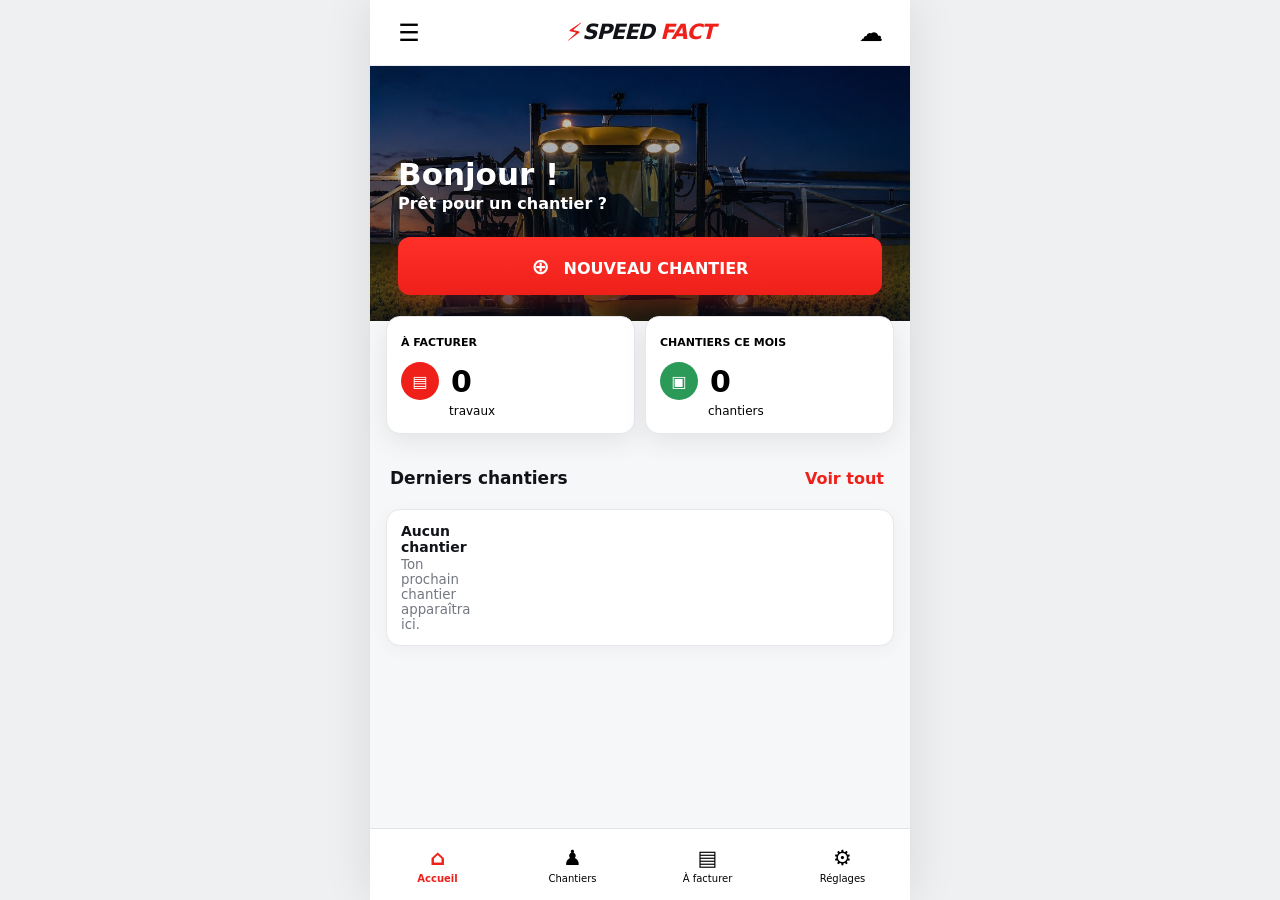
<file: index.html>
<!doctype html>
<html lang="fr">
<head>
<meta charset="utf-8">
<meta name="viewport" content="width=device-width,initial-scale=1,viewport-fit=cover,user-scalable=no">
<meta name="theme-color" content="#ffffff">
<meta name="apple-mobile-web-app-capable" content="yes">
<meta name="apple-mobile-web-app-status-bar-style" content="default">
<link rel="manifest" href="manifest.webmanifest">
<link rel="stylesheet" href="src/styles.css">
<title>Speed Fact</title>
</head>
<body>
<div id="updateBanner" class="update-banner hidden">Une mise à jour de Speed Fact est disponible.<button onclick="SpeedFact.applyUpdate()">Mettre à jour</button></div>
<div id="app" class="app-shell">
  <header class="topbar">
    <button class="icon-btn" aria-label="Réglages" onclick="SpeedFact.openSettings()">☰</button>
    <div class="brand"><span class="bolt">⚡</span><span>SPEED</span> <b>FACT</b></div>
    <button class="icon-btn" aria-label="Mise à jour" onclick="SpeedFact.checkUpdate(true)">☁</button>
  </header>

  <main>
    <section id="screen-home" class="screen active">
      <div class="hero"><div class="hero-overlay"><h1>Bonjour !</h1><p>Prêt pour un chantier ?</p><button class="cta" onclick="SpeedFact.startJob()"><span>⊕</span> NOUVEAU CHANTIER</button></div></div>
      <div class="stats-grid">
        <button class="stat-card" onclick="SpeedFact.showBilling()"><small>À FACTURER</small><div><span class="stat-icon red">▤</span><strong id="statBillable">0</strong></div><span>travaux</span></button>
        <button class="stat-card" onclick="SpeedFact.showJobs()"><small>CHANTIERS CE MOIS</small><div><span class="stat-icon green">▣</span><strong id="statMonth">0</strong></div><span>chantiers</span></button>
      </div>
      <div class="section-head"><h2>Derniers chantiers</h2><button class="link-btn" onclick="SpeedFact.showJobs()">Voir tout</button></div>
      <div id="recentJobs" class="list-card"></div>
    </section>

    <section id="screen-job" class="screen">
      <div class="screen-title"><button class="back" onclick="SpeedFact.goHome()">←</button><h2 id="jobScreenTitle">Nouveau chantier</h2><span></span></div>
      <div id="progress" class="progress"></div><div id="wizard"></div>
    </section>

    <section id="screen-jobs" class="screen">
      <div class="screen-title"><span></span><h2>Chantiers</h2><button class="icon-btn" onclick="SpeedFact.toggleJobFilter()">⌕</button></div>
      <div class="segmented"><button data-filter="all" class="active" onclick="SpeedFact.setJobFilter('all')">Tous</button><button data-filter="open" onclick="SpeedFact.setJobFilter('open')">À facturer</button><button data-filter="billed" onclick="SpeedFact.setJobFilter('billed')">Facturés</button></div>
      <div id="jobFilterBox" class="search-box hidden"><input id="jobSearch" placeholder="Rechercher client, exploitation, parcelle, travail…" oninput="SpeedFact.renderJobs()"></div>
      <div id="jobsList" class="timeline"></div>
    </section>

    <section id="screen-billing" class="screen">
      <div class="screen-title"><button class="back" onclick="SpeedFact.goHome()">←</button><h2>À facturer</h2><button class="icon-btn" onclick="SpeedFact.showInvoiceHistory()">≡</button></div>
      <div class="panel"><label>Client facturé</label><div class="autocomplete"><input id="billingClient" placeholder="Tape le nom du client" oninput="SpeedFact.renderBilling()"><div id="billingClientSug" class="suggestions hidden"></div></div><label>Entreprise qui facture</label><select id="billingIssuer"></select></div>
      <div id="billingList" class="billing-list"></div>
      <div class="bottom-action"><button class="cta" onclick="SpeedFact.createInvoice()">CRÉER LA FACTURE</button></div>
    </section>

    <section id="screen-history" class="screen">
      <div class="screen-title"><button class="back" onclick="SpeedFact.showBilling()">←</button><h2>Historique factures</h2><span></span></div>
      <div id="invoiceHistory" class="timeline"></div>
    </section>

    <section id="screen-settings" class="screen">
      <div class="screen-title"><button class="back" onclick="SpeedFact.goHome()">←</button><h2>Réglages</h2><span></span></div>
      <div class="settings-menu">
        <button class="settings-link" onclick="SpeedFact.openIssuers()"><span>🏢</span><div><b>Entreprises émettrices</b><small>Coordonnées, IBAN, agrément, entreprise par défaut</small></div><strong>›</strong></button>
        <button class="settings-link" onclick="SpeedFact.openClients()"><span>👤</span><div><b>Clients & exploitations</b><small>Fiches clients, e-mails, exploitations et parcelles</small></div><strong>›</strong></button>
      </div>
      <div class="panel"><h3>Facturation</h3><div class="field-row"><div><label>TVA par défaut</label><input id="vat" type="number" step="0.1" value="20"></div><div><label>Version</label><input value="V1.1" readonly></div></div><button class="cta" onclick="SpeedFact.saveSettings()">ENREGISTRER</button></div>
      <div class="panel"><h3>Données</h3><p class="muted">Les données restent enregistrées sur ce téléphone. Fais une sauvegarde régulièrement.</p><div class="stack-buttons"><button class="soft-btn" onclick="SpeedFact.exportData()">Exporter une sauvegarde</button><label class="soft-btn file-label">Restaurer une sauvegarde<input type="file" accept="application/json" onchange="SpeedFact.importData(event)"></label></div></div>
      <div class="panel status-panel"><h3>Catalogue E‑Phy</h3><p id="catalogStatus">Chargement…</p><small>Données E‑Phy – Anses, extraction 25/08/2026. Produits autorisés uniquement.</small></div>
      <div class="panel status-panel"><h3>Mises à jour</h3><p id="updateStatus">Version installée : 1.1.0</p><button class="soft-btn" onclick="SpeedFact.checkUpdate(true)">Vérifier maintenant</button></div>
    </section>

    <section id="screen-issuers" class="screen">
      <div class="screen-title"><button class="back" onclick="SpeedFact.openSettings()">←</button><h2>Entreprises émettrices</h2><button class="icon-btn" onclick="SpeedFact.newIssuer()">＋</button></div>
      <div id="issuerList" class="timeline"></div><div id="issuerEditor"></div>
    </section>

    <section id="screen-clients" class="screen">
      <div class="screen-title"><button class="back" onclick="SpeedFact.openSettings()">←</button><h2>Clients & exploitations</h2><button class="icon-btn" onclick="SpeedFact.newClient()">＋</button></div>
      <div class="search-box"><input id="clientMasterSearch" placeholder="Rechercher un client…" oninput="SpeedFact.renderClientList()"></div>
      <div id="clientMasterList" class="timeline"></div><div id="clientEditor"></div>
    </section>

    <section id="screen-invoice" class="screen invoice-screen">
      <div class="invoice-toolbar no-print"><button class="soft-btn" onclick="SpeedFact.backFromInvoice()">← Retour</button><button class="soft-btn" onclick="window.print()">PDF / Imprimer</button><button class="cta small-cta" onclick="SpeedFact.sendInvoice()">ENVOYER</button></div>
      <div id="invoiceDocument" class="invoice-document"></div>
    </section>
  </main>

  <nav id="bottomNav" class="bottom-nav">
    <button data-nav="home" class="active" onclick="SpeedFact.goHome()"><span>⌂</span><small>Accueil</small></button>
    <button data-nav="jobs" onclick="SpeedFact.showJobs()"><span>♟</span><small>Chantiers</small></button>
    <button data-nav="billing" onclick="SpeedFact.showBilling()"><span>▤</span><small>À facturer</small></button>
    <button data-nav="settings" onclick="SpeedFact.openSettings()"><span>⚙</span><small>Réglages</small></button>
  </nav>
</div>
<script src="products-authorized.js"></script>
<script src="src/app.js"></script>
</body>
</html>
</file>
<file: src/styles.css>
:root{--red:#ef201a;--red2:#ff3028;--ink:#111318;--mut:#73777f;--bg:#f6f7f8;--card:#fff;--line:#e5e7ea;--green:#2b9a58;--orange:#f7a51a;--shadow:0 8px 26px rgba(0,0,0,.08);--radius:18px}*{box-sizing:border-box;-webkit-tap-highlight-color:transparent}html,body{margin:0;min-height:100%;font-family:Inter,ui-sans-serif,system-ui,-apple-system,"Segoe UI",Arial,sans-serif;background:#eef0f2;color:var(--ink)}button,input,select,textarea{font:inherit}.hidden{display:none!important}.app-shell{width:min(100%,540px);min-height:100vh;margin:auto;background:var(--bg);position:relative;box-shadow:0 0 45px rgba(0,0,0,.10);padding-bottom:82px}.topbar{height:66px;background:#fff;display:flex;align-items:center;justify-content:space-between;padding:10px 18px;border-bottom:1px solid #ececef;position:sticky;top:0;z-index:20}.brand{font-style:italic;font-weight:900;font-size:21px;letter-spacing:-1px}.brand b{color:var(--red)}.bolt{font-style:normal;color:var(--red);font-size:25px;vertical-align:-2px}.icon-btn,.back,.link-btn{border:0;background:transparent;cursor:pointer}.icon-btn{font-size:24px;width:42px;height:42px;border-radius:12px}.back{font-size:28px}.screen{display:none;min-height:calc(100vh - 148px)}.screen.active{display:block}.hero{height:255px;margin:0;background:linear-gradient(180deg,rgba(0,0,0,.05),rgba(0,0,0,.72)),radial-gradient(circle at 75% 32%,#ffcf98 0 8%,transparent 9%),linear-gradient(155deg,#d9dfe3 0 36%,#b8c5b9 37% 54%,#5d7c43 55% 67%,#2b4828 68%);position:relative;overflow:hidden}.hero:before{content:"";position:absolute;right:52px;bottom:52px;width:74px;height:48px;border-radius:10px 10px 6px 6px;background:#b83021;box-shadow:-22px 22px 0 -10px #24292d,36px 22px 0 -10px #24292d}.hero:after{content:"";position:absolute;right:73px;bottom:95px;width:30px;height:33px;border:4px solid #232a2d;border-bottom:0;background:#d9b26b}.hero-overlay{position:absolute;inset:0;padding:58px 28px 26px;display:flex;flex-direction:column;justify-content:flex-end;color:#fff;z-index:2}.hero-overlay h1{font-size:31px;margin:0 0 2px}.hero-overlay p{font-size:16px;margin:0 0 24px;font-weight:700}.cta{border:0;background:linear-gradient(180deg,var(--red2),var(--red));color:#fff;border-radius:12px;min-height:58px;padding:14px 18px;font-weight:900;box-shadow:0 8px 18px rgba(239,32,26,.22);cursor:pointer}.cta span{font-size:22px;margin-right:8px}.small-cta{min-height:44px}.stats-grid{display:grid;grid-template-columns:1fr 1fr;gap:10px;margin:-5px 16px 10px;position:relative;z-index:3}.stat-card{background:#fff;border:1px solid var(--line);border-radius:14px;padding:14px;text-align:left;box-shadow:var(--shadow);min-height:112px}.stat-card small{font-size:11px;font-weight:800}.stat-card div{display:flex;align-items:center;gap:12px;margin:12px 0 0}.stat-card strong{font-size:30px}.stat-card>span:last-child{font-size:12px;margin-left:48px}.stat-icon{width:38px;height:38px;border-radius:50%;display:grid;place-items:center;color:#fff}.stat-icon.red{background:var(--red)}.stat-icon.green{background:var(--green)}.section-head{display:flex;justify-content:space-between;align-items:center;padding:10px 20px 7px}.section-head h2{font-size:17px}.link-btn{color:var(--red);font-weight:700}.list-card,.panel{margin:0 16px 15px;background:#fff;border:1px solid var(--line);border-radius:14px;box-shadow:0 4px 18px rgba(0,0,0,.04);overflow:hidden}.job-row{display:grid;grid-template-columns:42px 1fr auto;gap:10px;align-items:center;padding:13px 14px;border-bottom:1px solid #eee}.job-row:last-child{border-bottom:0}.job-glyph{width:36px;height:36px;border-radius:50%;display:grid;place-items:center;background:#fff1f0;color:var(--red);font-size:18px}.job-main b{display:block;font-size:14px}.job-main span{display:block;font-size:12px;color:#4c5056;margin-top:2px}.job-main small{display:block;color:var(--mut);margin-top:2px}.badge{border-radius:99px;padding:4px 8px;font-size:10px;font-weight:800;background:#e7f6ec;color:#27804c}.badge.open{background:#fff2df;color:#b46a00}.screen-title{height:64px;background:#fff;display:grid;grid-template-columns:48px 1fr 48px;align-items:center;text-align:center;border-bottom:1px solid #eee;position:sticky;top:66px;z-index:15}.screen-title h2{font-size:17px}.progress{padding:14px 55px;background:#fff;display:flex;align-items:center}.progress .dot{width:9px;height:9px;border-radius:50%;background:#ddd}.progress .dot.on{background:var(--red)}.progress .line{height:2px;background:#ddd;flex:1}.progress .line.on{background:var(--red)}#wizard{padding:12px 0 100px}.wizard-card{margin:0 16px 12px;background:#fff;border:1px solid var(--line);border-radius:14px;padding:16px;box-shadow:0 5px 18px rgba(0,0,0,.04)}.wizard-card h3{margin:0 0 5px;font-size:17px}.hint{font-size:12px;color:var(--mut);margin-bottom:16px}.work-grid{display:grid;grid-template-columns:repeat(3,1fr);gap:10px}.work-tile{border:1px solid #dfe1e4;border-radius:12px;background:#fff;min-height:105px;padding:12px 6px;font-weight:700;display:flex;flex-direction:column;gap:9px;justify-content:center;align-items:center}.work-tile .emoji{font-size:28px}.work-tile.selected{border-color:var(--red);background:#fff8f7;color:#111}.form-stack label,.panel label,.wizard-card label{display:block;font-size:12px;font-weight:650;margin:12px 0 5px}.form-stack input,.form-stack textarea,.form-stack select,.panel input,.wizard-card input,.wizard-card textarea,.wizard-card select{width:100%;border:1px solid #d8dade;border-radius:10px;background:#fff;padding:13px 12px;font-size:15px;outline:none}.form-stack input:focus,.panel input:focus,.wizard-card input:focus,.wizard-card select:focus{border-color:#999}.field-row{display:grid;grid-template-columns:1fr 1fr;gap:10px}.wizard-footer{position:fixed;bottom:72px;left:50%;transform:translateX(-50%);width:min(100%,540px);padding:10px 16px;background:rgba(246,247,248,.96);display:grid;grid-template-columns:56px 1fr;gap:12px;z-index:18}.mic-btn{width:56px;height:56px;border-radius:50%;border:0;background:#101216;color:#fff;font-size:27px;box-shadow:0 8px 18px rgba(0,0,0,.18)}.suggestions{position:absolute;left:0;right:0;top:100%;background:#fff;border:1px solid #ddd;border-radius:10px;box-shadow:var(--shadow);z-index:50;max-height:250px;overflow:auto}.autocomplete{position:relative}.suggestions button{display:block;width:100%;border:0;border-bottom:1px solid #eee;background:#fff;padding:11px;text-align:left}.catalog-box{display:flex;gap:12px;background:#eef9f1;border:1px solid #cde8d5;border-radius:12px;padding:13px;margin-bottom:15px}.shield{width:38px;height:38px;border-radius:12px;background:#146b49;color:#fff;display:grid;place-items:center;font-weight:900}.catalog-box b{font-size:13px}.catalog-box small{display:block;margin-top:2px}.product-suggestion{padding:12px 0;border-bottom:1px solid #eee;display:flex;justify-content:space-between;gap:10px}.product-suggestion button{border:0;background:transparent;text-align:left;flex:1}.product-suggestion b{display:block}.product-suggestion small{color:var(--mut)}.mix-row{border:1px solid #e2e4e7;border-radius:12px;padding:12px;margin-top:10px}.mix-head{display:flex;justify-content:space-between;gap:10px}.mix-head button{border:0;background:#fff;color:var(--red);font-weight:800}.summary-list{display:grid;gap:10px;font-size:14px}.summary-line{display:grid;grid-template-columns:26px 1fr}.mix-summary{display:grid;grid-template-columns:1fr auto;gap:8px;margin-top:8px}.segmented{display:flex;background:#fff;border-bottom:1px solid #eee}.segmented button{flex:1;border:0;background:#fff;padding:14px 6px;border-bottom:2px solid transparent}.segmented button.active{color:var(--red);border-bottom-color:var(--red);font-weight:800}.search-box{padding:10px 16px;background:#fff}.search-box input{width:100%;padding:12px;border:1px solid #ddd;border-radius:10px}.timeline{padding:10px 16px}.month-title{font-size:11px;font-weight:800;color:#666;margin:12px 0 6px}.timeline .job-row{background:#fff;border:1px solid #eee;border-radius:0}.timeline .job-row:first-of-type{border-radius:12px 12px 0 0}.billing-list{padding:0 16px 110px}.bill-card{display:grid;grid-template-columns:28px 1fr auto;gap:10px;padding:14px;background:#fff;border:1px solid #e4e5e8;border-radius:12px;margin-bottom:9px}.bill-card input{width:20px;height:20px}.bottom-action{position:fixed;bottom:72px;left:50%;transform:translateX(-50%);width:min(100%,540px);padding:10px 16px;background:rgba(246,247,248,.96);z-index:18}.bottom-action .cta{width:100%}.panel{padding:16px;overflow:visible}.panel h3{margin:0 0 8px}.muted,.status-panel small{color:var(--mut);font-size:12px}.stack-buttons{display:grid;gap:8px}.soft-btn,.file-label{border:0;background:#eceff1;color:#20242a;border-radius:10px;padding:12px;font-weight:800;text-align:center}.file-label input{display:none}.bottom-nav{height:72px;position:fixed;bottom:0;left:50%;transform:translateX(-50%);width:min(100%,540px);background:#fff;border-top:1px solid #e3e4e7;display:grid;grid-template-columns:repeat(4,1fr);z-index:30;padding-bottom:env(safe-area-inset-bottom)}.bottom-nav button{border:0;background:#fff;display:flex;flex-direction:column;align-items:center;justify-content:center;gap:3px}.bottom-nav button span{font-size:21px}.bottom-nav button small{font-size:10px}.bottom-nav button.active{color:var(--red);font-weight:800}.invoice-screen{background:#fff}.invoice-toolbar{padding:10px;display:flex;gap:8px;position:sticky;top:66px;background:#f6f7f8;z-index:12}.invoice-document{background:#fff;padding:28px 24px}.invoice-head{display:flex;justify-content:space-between;border-bottom:2px solid #7d8f56;padding-bottom:12px}.invoice-title{font-size:28px;font-weight:900}.invoice-parties{display:grid;grid-template-columns:1fr 1fr;gap:18px;margin:22px 0}.invoice-table{width:100%;border-collapse:collapse}.invoice-table th,.invoice-table td{padding:9px 4px;border-bottom:1px solid #e8e8e8;text-align:left;font-size:12px}.invoice-table th:last-child,.invoice-table td:last-child{text-align:right}.invoice-total{text-align:right;margin-top:18px}.invoice-total strong{font-size:19px}.annex-page{page-break-before:always;padding-top:24px}.annex-head{display:flex;justify-content:space-between;border-bottom:2px solid #7d8f56;padding-bottom:10px;margin-bottom:16px}.annex-grid{display:grid;grid-template-columns:1fr 1fr;gap:8px 18px}.annex-prod{width:100%;border-collapse:collapse;margin-top:12px}.annex-prod th,.annex-prod td{padding:7px;border-bottom:1px solid #eee;font-size:11px;text-align:left}.update-banner{position:fixed;z-index:100;top:8px;left:50%;transform:translateX(-50%);width:min(calc(100% - 20px),520px);background:#111;color:#fff;border-radius:12px;padding:10px 12px;box-shadow:var(--shadow);display:flex;align-items:center;gap:8px;font-size:13px}.update-banner button{margin-left:auto;border:0;border-radius:8px;padding:8px 10px;background:var(--red);color:#fff;font-weight:800}@media(max-width:370px){.work-grid{grid-template-columns:repeat(2,1fr)}.invoice-parties,.annex-grid{grid-template-columns:1fr}}@media print{body{background:#fff}.app-shell{box-shadow:none;width:100%;padding:0}.topbar,.bottom-nav,.no-print,.update-banner{display:none!important}.screen{display:none!important}.invoice-screen{display:block!important}.invoice-document{padding:0}.annex-page{page-break-before:always}}

/* Speed Fact V1.1 */
.settings-menu{margin:14px 16px;display:grid;gap:10px}.settings-link{width:100%;border:1px solid var(--line);background:#fff;border-radius:14px;padding:14px;display:grid;grid-template-columns:38px 1fr 24px;gap:10px;align-items:center;text-align:left;box-shadow:0 4px 18px rgba(0,0,0,.04)}.settings-link>span{font-size:24px}.settings-link b{display:block}.settings-link small{display:block;color:var(--mut);margin-top:3px}.settings-link strong{font-size:25px;color:#999}.editor-panel{margin-top:12px;margin-bottom:100px}.check-line{display:flex!important;align-items:center;gap:9px}.check-line input{width:20px!important;height:20px!important}.master-card{margin:0 0 9px;background:#fff;border:1px solid #e4e5e8;border-radius:12px;display:grid;grid-template-columns:1fr 46px;overflow:hidden}.master-main{border:0;background:#fff;padding:14px;text-align:left;min-width:0}.master-main b,.master-main small,.master-main span{display:block}.master-main small{color:var(--mut);margin-top:3px}.master-main span{font-size:11px;margin-top:5px}.danger-btn{border:0;border-left:1px solid #eee;background:#fff;color:#c22;font-size:24px}.default-pill{display:inline-block!important;width:max-content!important;background:#eef8f0;color:#287a46;border-radius:99px;padding:3px 7px;margin-top:7px!important;font-weight:800}.row-actions{display:flex;gap:5px}.row-actions button{width:34px;height:34px;border:0;border-radius:9px;background:#f1f2f4;font-size:17px}.row-actions .danger{color:#c22}.history-card{width:100%;border:1px solid #e4e5e8;background:#fff;border-radius:12px;padding:14px;margin-bottom:9px;display:flex;justify-content:space-between;align-items:center;text-align:left}.history-card b,.history-card span,.history-card small{display:block}.history-card span{margin-top:3px}.history-card small{color:var(--mut);margin-top:3px}.history-card strong{font-size:15px;white-space:nowrap}.invoice-document{max-width:900px;margin:0 auto}.invoice-page{position:relative;overflow:hidden;min-height:1120px;padding:30px;background:#fff}.invoice-watermark{position:absolute;width:68%;max-width:520px;left:50%;top:48%;transform:translate(-50%,-50%);opacity:.035;pointer-events:none}.invoice-head,.invoice-parties,.invoice-table,.invoice-bottom,.annex-note,.invoice-footer{position:relative;z-index:1}.invoice-head{align-items:flex-start;border-bottom:3px solid #73854e;padding-bottom:15px}.issuer-brand{display:flex;gap:15px;align-items:flex-start}.issuer-brand>img{width:132px;height:70px;object-fit:contain}.issuer-brand .invoice-title{font-size:29px;letter-spacing:.04em}.issuer-brand small{display:block;line-height:1.45;color:#555;margin-top:4px}.invoice-meta{display:flex;flex-direction:column;align-items:flex-end;gap:7px;font-size:13px}.invoice-meta b{font-size:18px}.invoice-parties>div{border:1px solid #e3e6e8;border-radius:10px;padding:13px}.invoice-parties small{display:block;color:#728051;font-weight:900;margin-bottom:5px}.invoice-parties b{font-size:14px}.invoice-parties p{font-size:12px;line-height:1.45;margin:4px 0}.invoice-table{margin-top:10px}.invoice-table th{background:#f3f5f1;color:#30362d;font-size:10px;text-transform:uppercase}.invoice-table td{vertical-align:top}.invoice-table th,.invoice-table td{padding:9px 7px}.invoice-table th:nth-child(3),.invoice-table td:nth-child(3),.invoice-table th:nth-child(4),.invoice-table td:nth-child(4),.invoice-table th:nth-child(5),.invoice-table td:nth-child(5),.invoice-table th:nth-child(6),.invoice-table td:nth-child(6){text-align:right}.invoice-bottom{display:grid;grid-template-columns:1.3fr .8fr;gap:20px;margin-top:24px}.vat-box,.payment-box{border:1px solid #e2e5e1;border-radius:9px;padding:11px;font-size:11px}.vat-box> b,.payment-box> b{font-size:10px;color:#647548}.vat-box table{width:100%;border-collapse:collapse;margin-top:7px}.vat-box th,.vat-box td{padding:5px;text-align:right;border-bottom:1px solid #eee}.vat-box th:first-child,.vat-box td:first-child{text-align:left}.payment-box{margin-top:9px}.payment-box p{margin:5px 0;line-height:1.35}.invoice-total{margin:0}.invoice-total>div{display:flex;justify-content:space-between;gap:15px;padding:7px 0;border-bottom:1px solid #eee;font-size:12px}.invoice-total strong{display:flex;justify-content:space-between;gap:18px;background:#eff4e8;color:#27341e;border-radius:9px;padding:13px;margin-top:8px;font-size:16px}.annex-note{margin-top:24px;border-top:1px solid #ddd;padding-top:11px;font-size:11px}.invoice-footer{margin-top:28px;text-align:center;color:#777;font-size:10px}.annex-page{min-height:1080px;padding:30px;background:#fff}.annex-logo{display:flex;align-items:center;gap:10px}.annex-logo img{width:100px;height:50px;object-fit:contain}.annex-logo small{display:block;color:#777;margin-top:3px}.annex-head{align-items:center}.toggle-line{display:flex!important;align-items:center;justify-content:space-between;gap:10px}.toggle-line input{width:24px!important;height:24px!important}.form-stack textarea,.wizard-card textarea,.panel select,.wizard-card select{width:100%;border:1px solid #d8dade;border-radius:10px;background:#fff;padding:13px 12px;font-size:15px;outline:none}.danger{color:#c22}
@media(max-width:620px){.invoice-document{padding:10px}.invoice-page,.annex-page{padding:18px;min-height:auto}.issuer-brand>img{width:95px;height:55px}.invoice-head{gap:12px}.invoice-title{font-size:22px!important}.invoice-parties{grid-template-columns:1fr}.invoice-table{display:block;overflow-x:auto;white-space:nowrap}.invoice-bottom{grid-template-columns:1fr}.invoice-watermark{width:80%}}
@media print{@page{size:A4 portrait;margin:8mm}.invoice-page,.annex-page{min-height:0;padding:0;page-break-after:always}.invoice-document{max-width:none}.invoice-watermark{opacity:.035}.invoice-toolbar{display:none!important}}

/* Speed Fact V1.2 */
.hero.hero-photo{background-image:linear-gradient(180deg,rgba(5,12,24,.12),rgba(5,12,24,.70)),url('../assets/home-hero.jpg');background-size:cover;background-position:center 47%}
.hero.hero-photo:before,.hero.hero-photo:after{display:none}
.hero.hero-photo .hero-overlay{padding-top:46px}
.legend{display:flex;align-items:center;gap:8px;background:#f4f8f3;border:1px solid #dbe8d8;border-radius:10px;padding:10px 11px;margin:8px 0 14px;font-size:12px;color:#536052}
.legend-green{width:14px;height:14px;border-radius:4px;background:#e7f5e8;border:1px solid #91c89b;flex:0 0 auto}
.field-wrap{min-width:0}.field-wrap>small{display:block;color:var(--mut);font-size:10px;margin-top:4px}.auto-field input.auto-input,.auto-field select.auto-input,.auto-toggle{background:#eef8ef!important;border-color:#b9daba!important}.manual-field input,.manual-field select{background:#fff}.required{color:var(--red)}
.billing-details{margin-top:14px;border:1px dashed #d8dade;border-radius:10px;padding:10px}.billing-details summary{font-size:12px;font-weight:800;cursor:pointer}.billing-details>small{color:var(--mut);font-size:10px}
.audit-intro{border-color:#cfe2d1}.audit-details{padding:0!important;overflow:hidden}.audit-details summary{cursor:pointer;font-weight:900;padding:15px 16px;background:#fbfcfb;border-bottom:1px solid transparent}.audit-details[open] summary{border-bottom-color:#e8ece8}.audit-details>.field-row,.audit-details>.field-wrap,.audit-details>label{margin-left:16px;margin-right:16px}.audit-details>.field-wrap:last-child{margin-bottom:16px}.audit-details .field-row:last-child{margin-bottom:16px}.warning-box,.legacy-warning{background:#fff4e5;border:1px solid #f0c780;color:#7c5200;border-radius:10px;padding:10px 12px;font-size:12px}.success-box{background:#ebf8ef;border:1px solid #b7ddc1;color:#245d35;border-radius:10px;padding:10px 12px;font-size:12px;margin-top:8px}
.auto-summary{background:#eef8ef;border:1px solid #c8e0cb;border-radius:10px;padding:11px;margin-top:12px;font-size:12px;line-height:1.55}.confirm-line{background:#fafafa;border:1px solid #ececec;border-radius:10px;padding:10px!important}.dual-save{position:fixed;bottom:72px;left:50%;transform:translateX(-50%);width:min(100%,540px);padding:10px 16px;background:rgba(246,247,248,.97);display:grid;grid-template-columns:.9fr 1.1fr;gap:8px;z-index:18}.dual-save .cta,.dual-save .soft-btn{min-height:56px}
.badge.draft{background:#eceff2;color:#555}.badge.neutral{background:#eef2f5;color:#45505a}.row-actions{flex-wrap:wrap;justify-content:flex-end;max-width:78px}.row-actions button{width:31px;height:31px;padding:0}
.segmented{overflow-x:auto}.segmented button{min-width:94px;white-space:nowrap}
.company-search{background:#f6f8fa;border:1px solid #e1e5e9;border-radius:12px;padding:12px;margin-bottom:12px}.company-search>b{display:block;margin-bottom:7px}.search-inline{display:grid;grid-template-columns:1fr auto;gap:8px}.search-inline .soft-btn{padding:0 12px}.company-result{display:block;width:100%;border:1px solid #e0e3e6;border-radius:9px;background:#fff;padding:10px;text-align:left;margin-top:7px}.company-result b,.company-result small{display:block}.company-result small{color:var(--mut);margin-top:2px}
.sheet-section{margin:16px 0 0;position:relative;z-index:1}.sheet-section h3{font-size:13px;text-transform:uppercase;letter-spacing:.04em;color:#65774a;border-bottom:1px solid #dfe5db;padding-bottom:5px;margin:0 0 9px}.audit-grid{display:grid;grid-template-columns:1fr 1fr;gap:6px 12px}.audit-item{display:grid;grid-template-columns:1fr auto;gap:10px;border-bottom:1px solid #eee;padding:6px 0;font-size:10.5px}.audit-item span{color:#555}.audit-item b{text-align:right;max-width:190px}.standalone-sheet{page-break-before:auto!important}.legacy-warning{margin-bottom:12px}.annex-grid>div{font-size:11px;line-height:1.35}.annex-grid>div b{font-size:10px;color:#526043;text-transform:uppercase}.annex-prod small{color:var(--mut)}
@media(max-width:430px){.row-actions{max-width:68px}.row-actions button{width:29px;height:29px;font-size:14px}.audit-grid{grid-template-columns:1fr}.audit-item b{max-width:170px}.dual-save{grid-template-columns:1fr 1.15fr}.search-inline{grid-template-columns:1fr}.search-inline .soft-btn{min-height:42px}.hero.hero-photo{background-position:center center}}
@media print{.sheet-section{break-inside:auto}.audit-item{break-inside:avoid}.sheet-section h3{break-after:avoid}.standalone-sheet{page-break-before:auto!important}.legacy-warning{border:1px solid #bbb;background:#fff;color:#333}}
</file>
